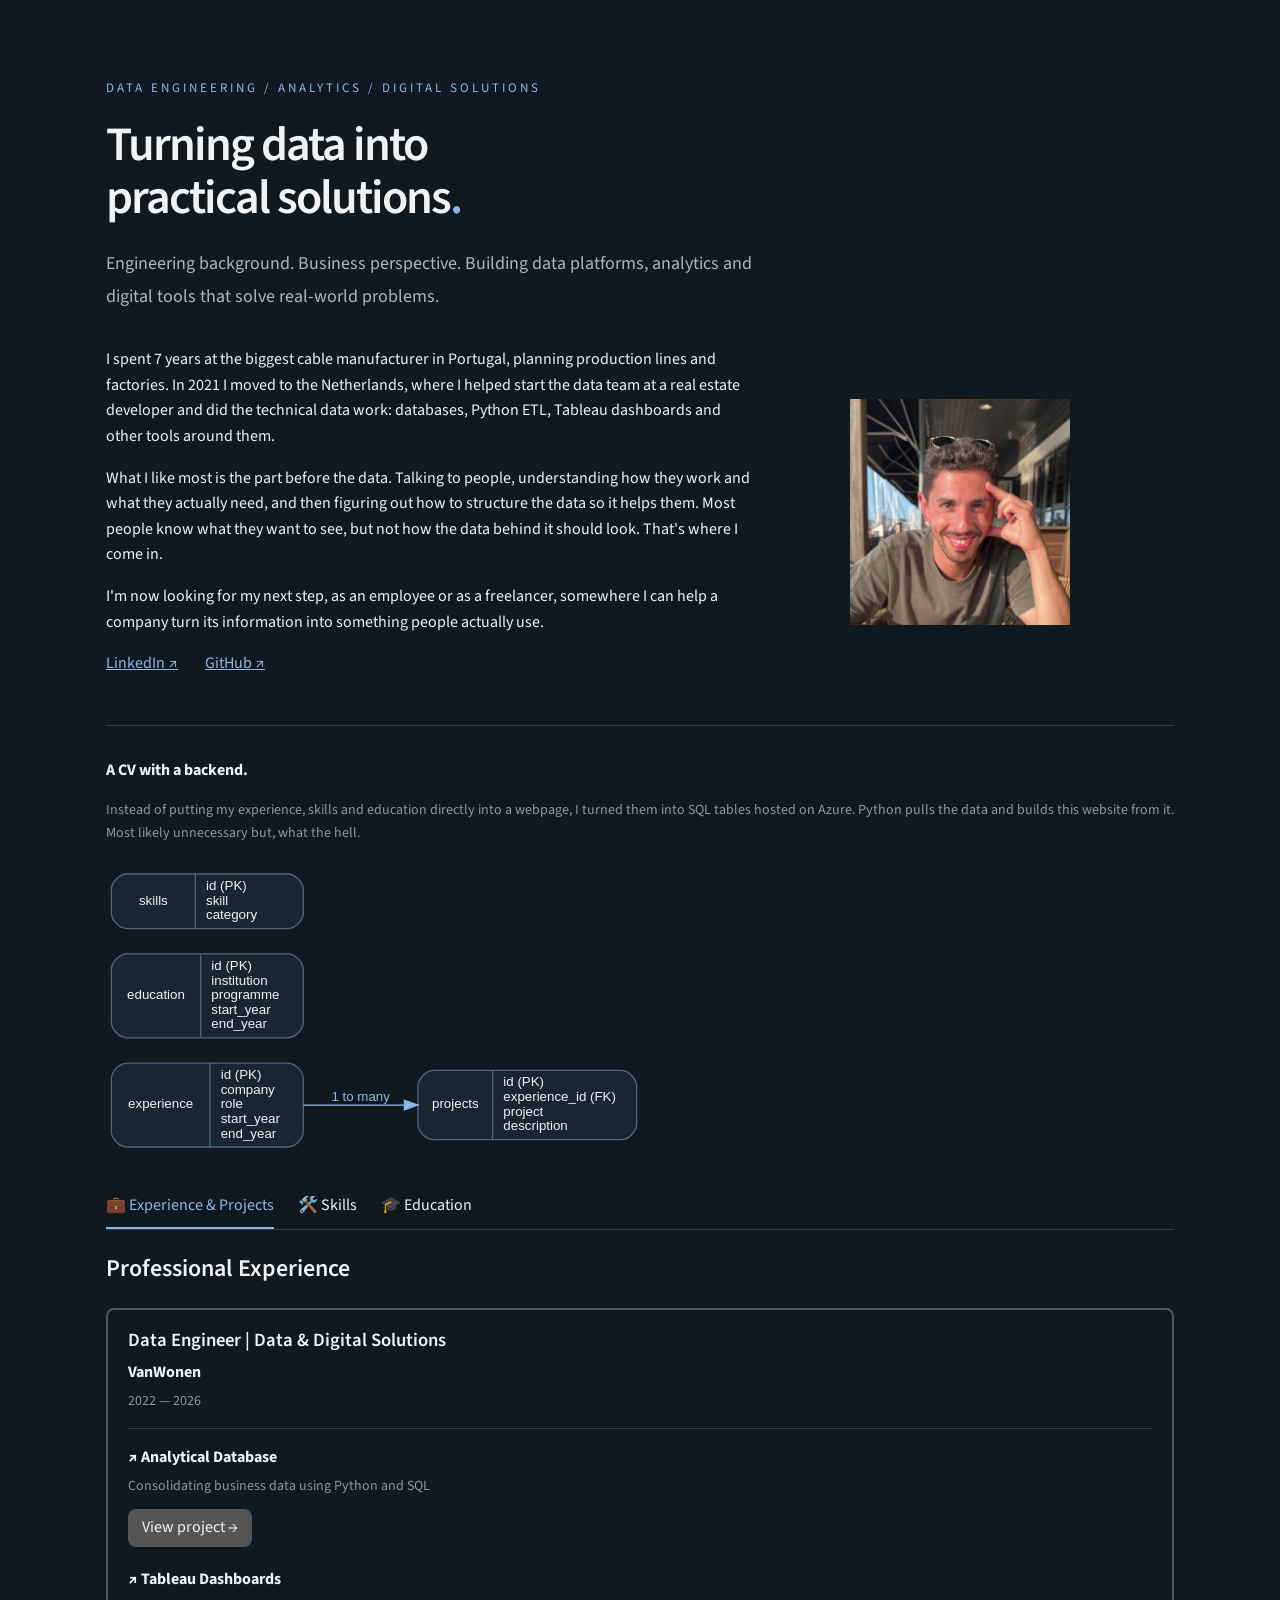
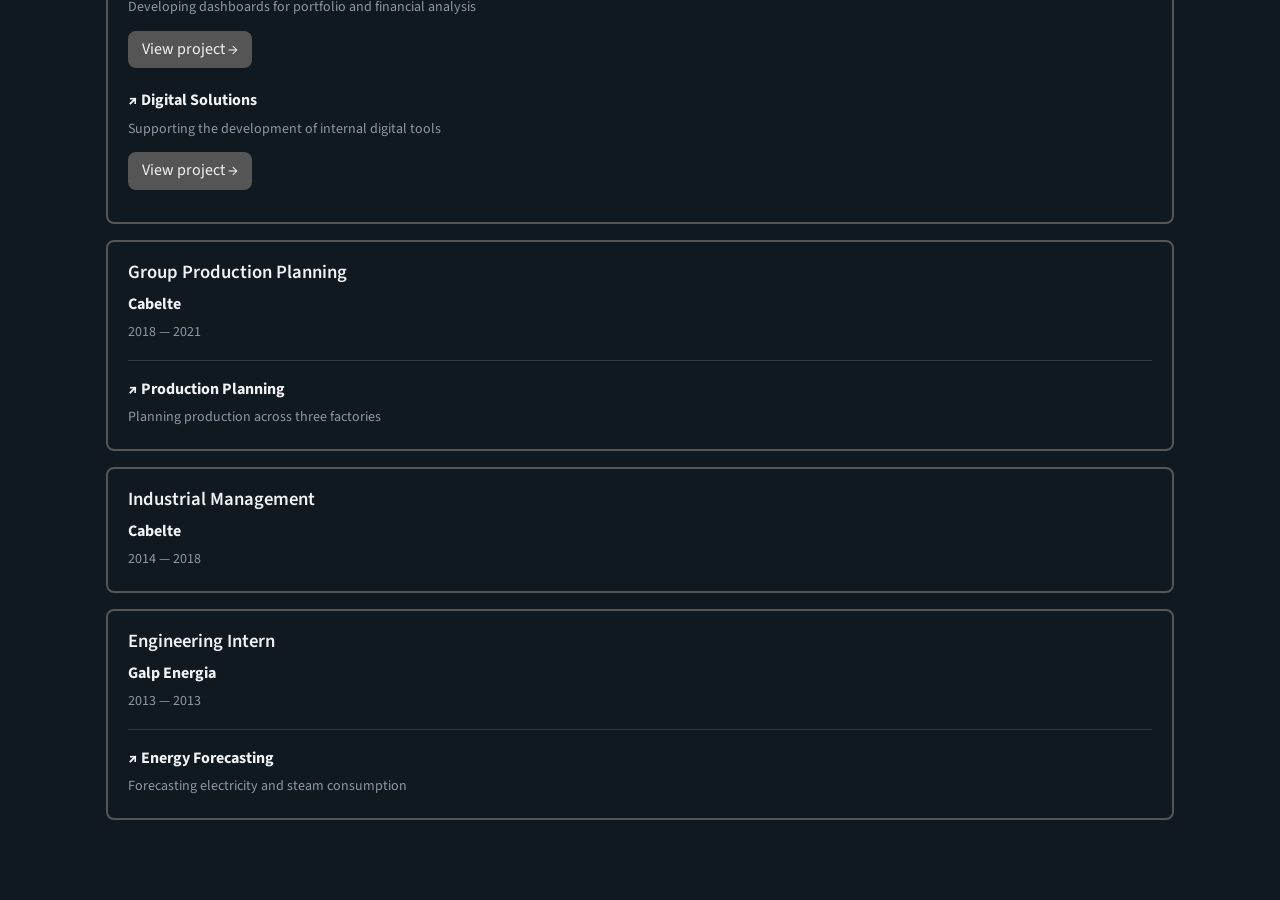
<file: docs/index.html>
<!doctype html>
<html lang="en">
<head>
    <meta charset="utf-8">
    <meta name="viewport" content="width=device-width, initial-scale=1">
    <title>Duarte Neves</title>
    <link rel="stylesheet" href="style.css">
</head>
<body>
    <main class="page">
        

<section class="hero">
    <p class="eyebrow">DATA ENGINEERING / ANALYTICS / DIGITAL SOLUTIONS</p>

    <h1>
        Turning data into<br>
        practical solutions<span class="accent">.</span>
    </h1>

    <p class="lead">
        Engineering background. Business perspective.
        Building data platforms, analytics and digital tools
        that solve real-world problems.
    </p>
</section>

<section class="about">
    <div class="about-text">
        <p>
            I spent 7 years at the biggest cable manufacturer in Portugal, planning
            production lines and factories. In 2021 I moved to the Netherlands,
            where I helped start the data team at a real estate developer and
            did the technical data work: databases, Python ETL, Tableau
            dashboards and other tools around them.
        </p>

        <p>
            What I like most is the part before the data. Talking to people,
            understanding how they work and what they actually need, and then
            figuring out how to structure the data so it helps them. Most people
            know what they want to see, but not how the data behind it should
            look. That's where I come in.
        </p>

        <p>
            I'm now looking for my next step, as an employee or as a freelancer,
            somewhere I can help a company turn its information into something
            people actually use.
        </p>

        <p class="links">
            <a href="https://www.linkedin.com/in/duarteneves">LinkedIn ↗</a>
            <a href="https://github.com/nevesdme/career-cv">GitHub ↗</a>
        </p>
    </div>

    <img class="photo" src="images/IMG_2520.jpg" alt="Photo of Duarte Neves">
</section>

<hr>

<section class="backend">
    <p><strong>A CV with a backend.</strong></p>

    <p class="caption">
        Instead of putting my experience, skills and education directly into a
        webpage, I turned them into SQL tables hosted on Azure. Python pulls the
        data and builds this website from it. Most likely unnecessary but, what
        the hell.
    </p>

    <img class="schema" src="schema.svg" alt="Diagram of the four database tables: experience, projects, education and skills">
</section>

<section id="tabs" class="tabs">
    <div class="tab-buttons">
        <button class="tab-button active" data-tab="experience">💼 Experience & Projects</button>
        <button class="tab-button" data-tab="skills">🛠️ Skills</button>
        <button class="tab-button" data-tab="education">🎓 Education</button>
    </div>

    <div class="tab-panel active" id="experience">
        <h2>Professional Experience</h2>

        
        <div class="box">
            <h3>Data Engineer | Data &amp; Digital Solutions</h3>
            <p><strong>VanWonen</strong></p>
            <p class="caption">2022 — 2026</p>

            
            <hr>
            
            <p><strong>↗ Analytical Database</strong></p>
            <p class="caption">Consolidating business data using Python and SQL</p>
            
            <a class="button" href="analytical_database.html">View project →</a>
            
            
            <p><strong>↗ Tableau Dashboards</strong></p>
            <p class="caption">Developing dashboards for portfolio and financial analysis</p>
            
            <a class="button" href="tableau_dashboards.html">View project →</a>
            
            
            <p><strong>↗ Digital Solutions</strong></p>
            <p class="caption">Supporting the development of internal digital tools</p>
            
            <a class="button" href="techportal.html">View project →</a>
            
            
            
        </div>
        
        <div class="box">
            <h3>Group Production Planning</h3>
            <p><strong>Cabelte</strong></p>
            <p class="caption">2018 — 2021</p>

            
            <hr>
            
            <p><strong>↗ Production Planning</strong></p>
            <p class="caption">Planning production across three factories</p>
            
            
            
        </div>
        
        <div class="box">
            <h3>Industrial Management</h3>
            <p><strong>Cabelte</strong></p>
            <p class="caption">2014 — 2018</p>

            
        </div>
        
        <div class="box">
            <h3>Engineering Intern</h3>
            <p><strong>Galp Energia</strong></p>
            <p class="caption">2013 — 2013</p>

            
            <hr>
            
            <p><strong>↗ Energy Forecasting</strong></p>
            <p class="caption">Forecasting electricity and steam consumption</p>
            
            
            
        </div>
        
    </div>

    <div class="tab-panel" id="skills">
        <h2>Skills</h2>

        
        <h3>Business</h3>
        <p>Business Analysis · Requirements gathering · Real estate business cases · Budget vs actual cost analysis · Working with external software companies</p>
        
        <h3>Business Intelligence</h3>
        <p>Tableau · Dashboard design · Data visualisation</p>
        
        <h3>Data Engineering</h3>
        <p>ETL · Data Modelling · API Integration · Data warehousing · ERP integration (Microsoft Business Central) · Automated data updates (scheduled scripts) · Data cleaning and transformation</p>
        
        <h3>Databases</h3>
        <p>SQL · MySQL · PostgreSQL · Microsoft SQL Server · Azure SQL</p>
        
        <h3>Geospatial</h3>
        <p>PostGIS &amp; Spatial Data · GIS · Map dashboards in Tableau</p>
        
        <h3>Operations</h3>
        <p>Production Planning · Industrial management · Forecasting</p>
        
        <h3>Programming</h3>
        <p>Python · Git</p>
        
    </div>

    <div class="tab-panel" id="education">
        <h2>Education</h2>

        
        <div class="box">
            <h3>Porto Business School</h3>
            <p><strong>Postgraduate in Business Intelligence &amp; Data Analytics</strong></p>
            <p class="caption">2021 – 2022</p>
        </div>
        
        <div class="box">
            <h3>University of Porto (FEUP)</h3>
            <p><strong>Master&#39;s, Electrical and Computer Engineering</strong></p>
            <p class="caption">2008 – 2013</p>
        </div>
        
    </div>
</section>

<script>
    // Show the clicked tab and hide the others
    document.querySelectorAll(".tab-button").forEach((button) => {
        button.addEventListener("click", () => {
            document.querySelectorAll(".tab-button, .tab-panel").forEach((el) => {
                el.classList.remove("active");
            });
            button.classList.add("active");
            document.getElementById(button.dataset.tab).classList.add("active");
        });
    });
</script>


    </main>
</body>
</html>
</file>
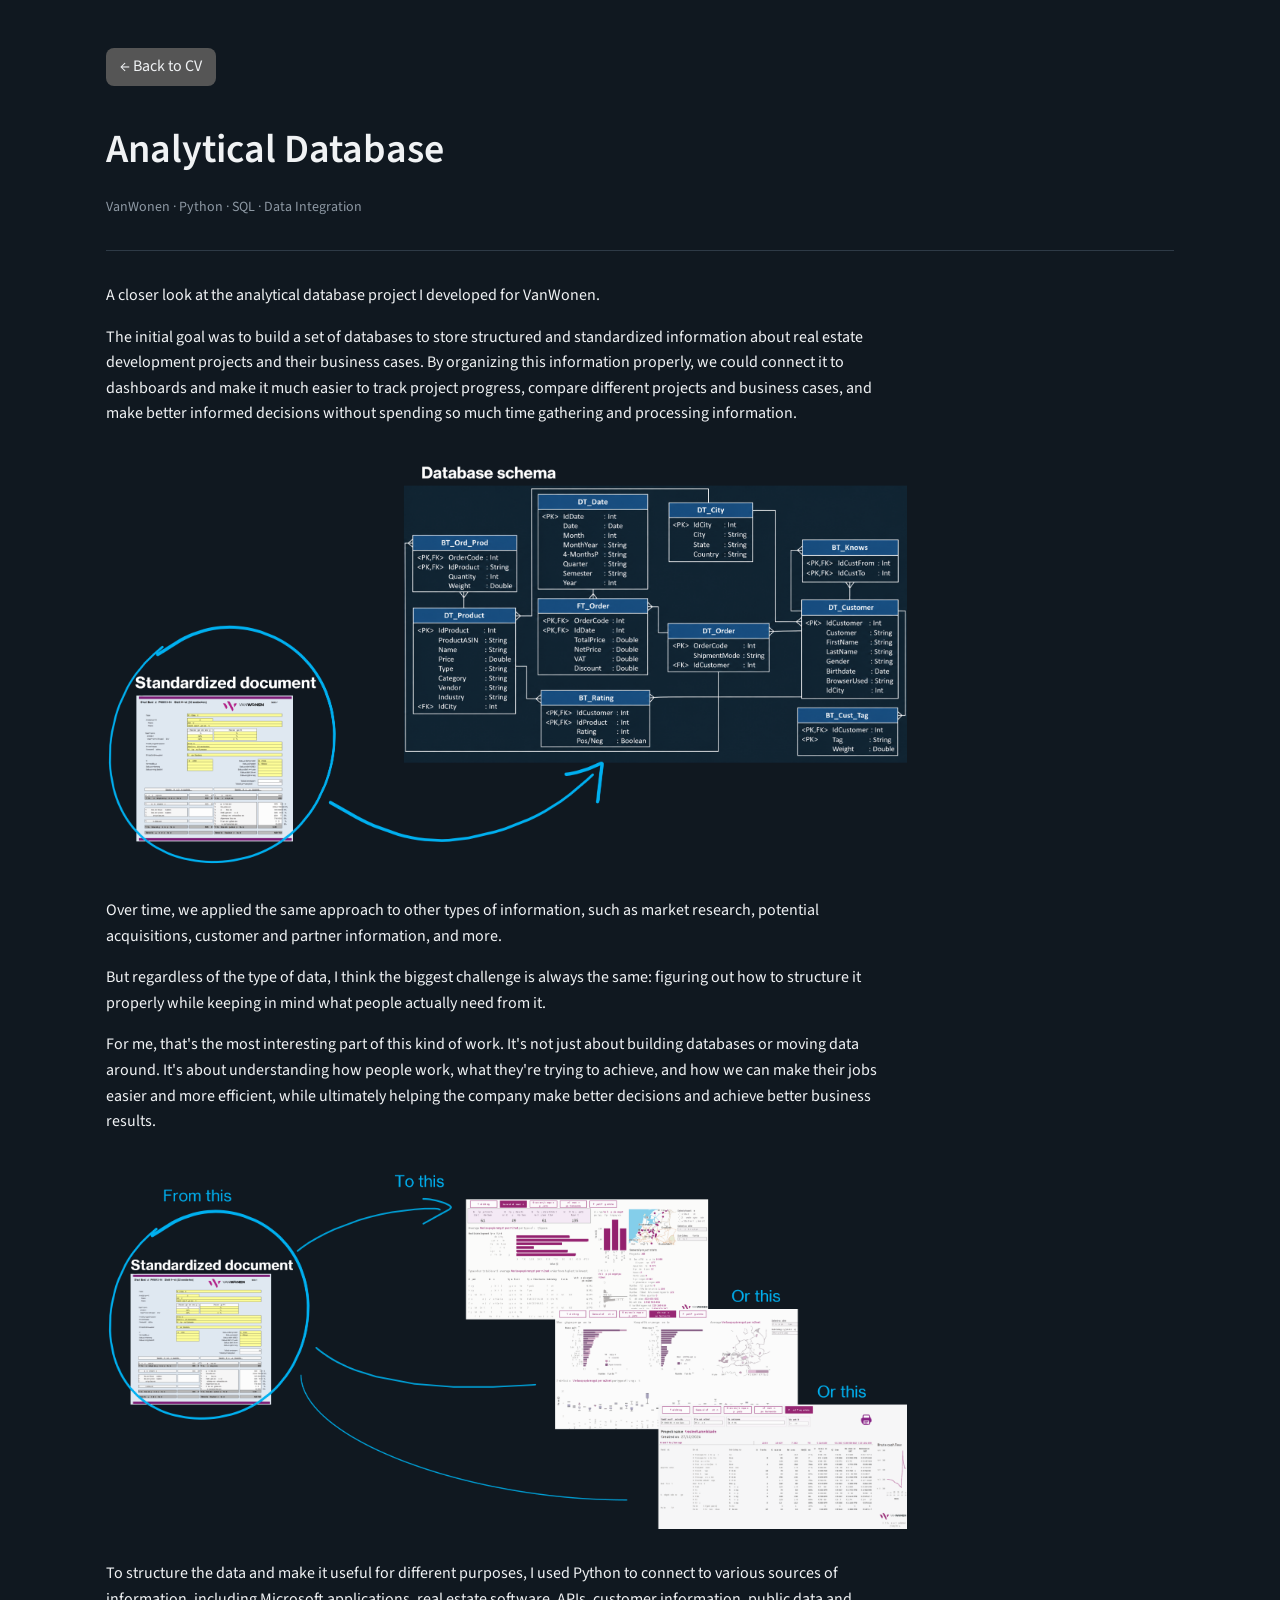
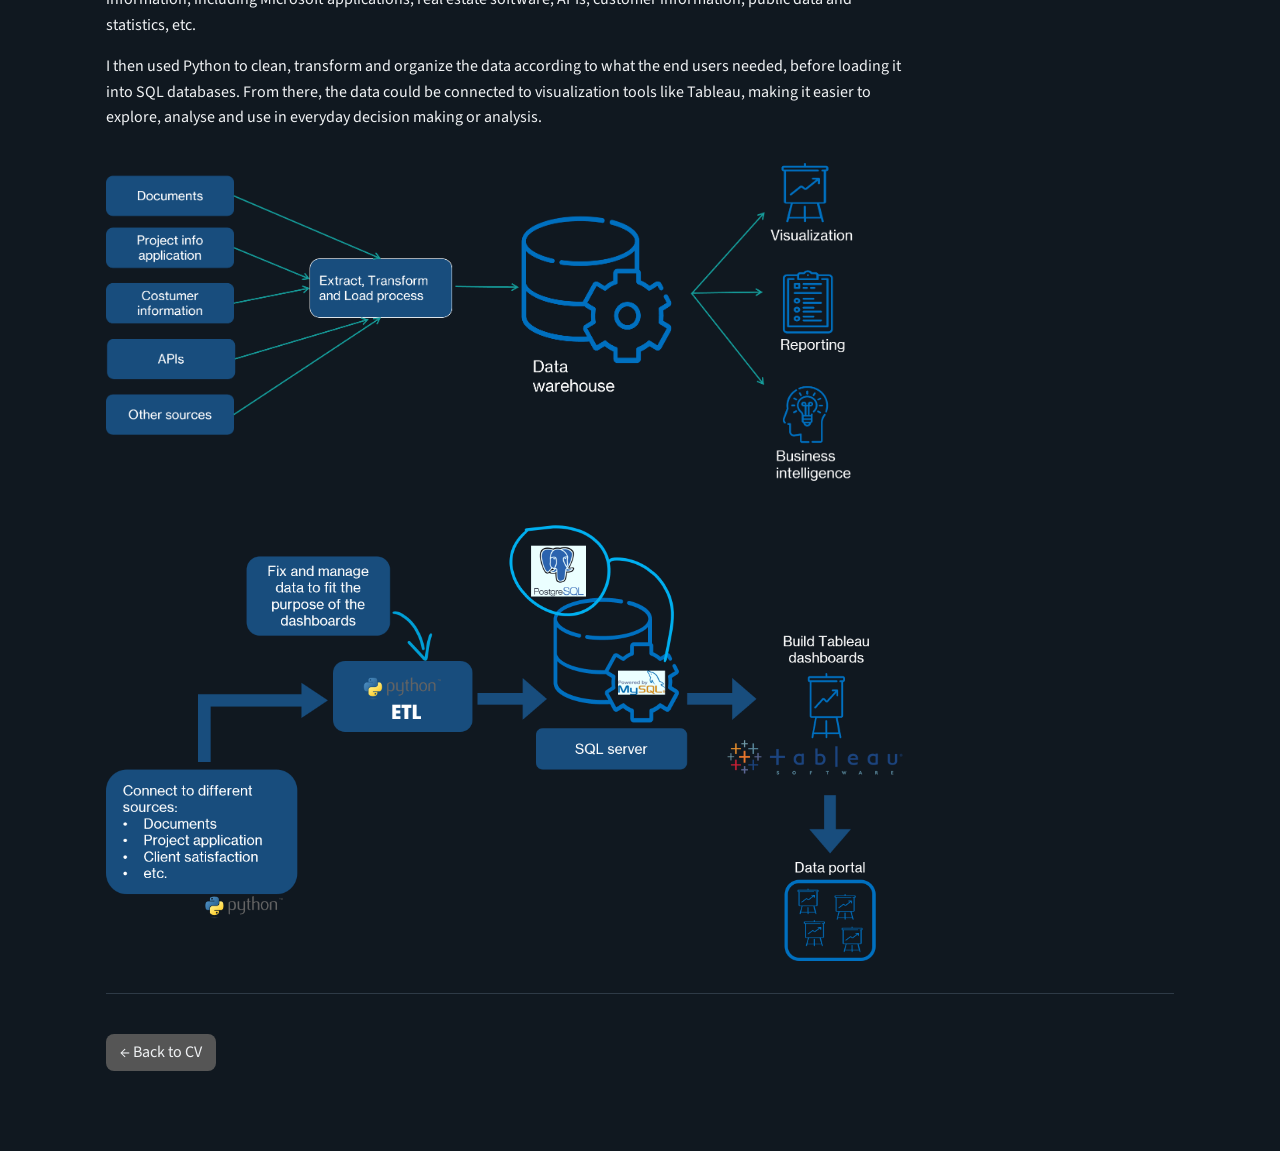
<file: docs/analytical_database.html>
<!doctype html>
<html lang="en">
<head>
    <meta charset="utf-8">
    <meta name="viewport" content="width=device-width, initial-scale=1">
    <title>Analytical Database</title>
    <link rel="stylesheet" href="style.css">
</head>
<body>
    <main class="page">
        

<a class="button back" href="index.html#tabs">← Back to CV</a>

<h1 class="project-title">Analytical Database</h1>
<p class="caption">VanWonen · Python · SQL · Data Integration</p>

<hr>

<div class="project-text">
    

<p>A closer look at the analytical database project I developed for VanWonen.</p>

<p>
    The initial goal was to build a set of databases to store structured
    and standardized information about real estate development projects
    and their business cases. By organizing this information properly,
    we could connect it to dashboards and make it much easier to track
    project progress, compare different projects and business cases, and
    make better informed decisions without spending so much time gathering
    and processing information.
</p>

<img class="project-image" src="images/analytical_databases_pic/Picture2.png" alt="">

<p>
    Over time, we applied the same approach to other types of information,
    such as market research, potential acquisitions, customer and partner
    information, and more.
</p>

<p>
    But regardless of the type of data, I think the biggest challenge is
    always the same: figuring out how to structure it properly while
    keeping in mind what people actually need from it.
</p>

<p>
    For me, that's the most interesting part of this kind of work. It's not
    just about building databases or moving data around. It's about
    understanding how people work, what they're trying to achieve, and how
    we can make their jobs easier and more efficient, while ultimately
    helping the company make better decisions and achieve better business
    results.
</p>

<img class="project-image" src="images/analytical_databases_pic/Picture1.png" alt="">

<p>
    To structure the data and make it useful for different purposes, I used
    Python to connect to various sources of information, including Microsoft
    applications, real estate software, APIs, customer information, public
    data and statistics, etc.
</p>

<p>
    I then used Python to clean, transform and organize the data according
    to what the end users needed, before loading it into SQL databases. From
    there, the data could be connected to visualization tools like Tableau,
    making it easier to explore, analyse and use in everyday decision making
    or analysis.
</p>

<img class="project-image" src="images/analytical_databases_pic/Picture3.png" alt="">

<img class="project-image" src="images/analytical_databases_pic/Picture4.png" alt="">


</div>

<hr>

<a class="button" href="index.html#tabs">← Back to CV</a>


    </main>
</body>
</html>
</file>
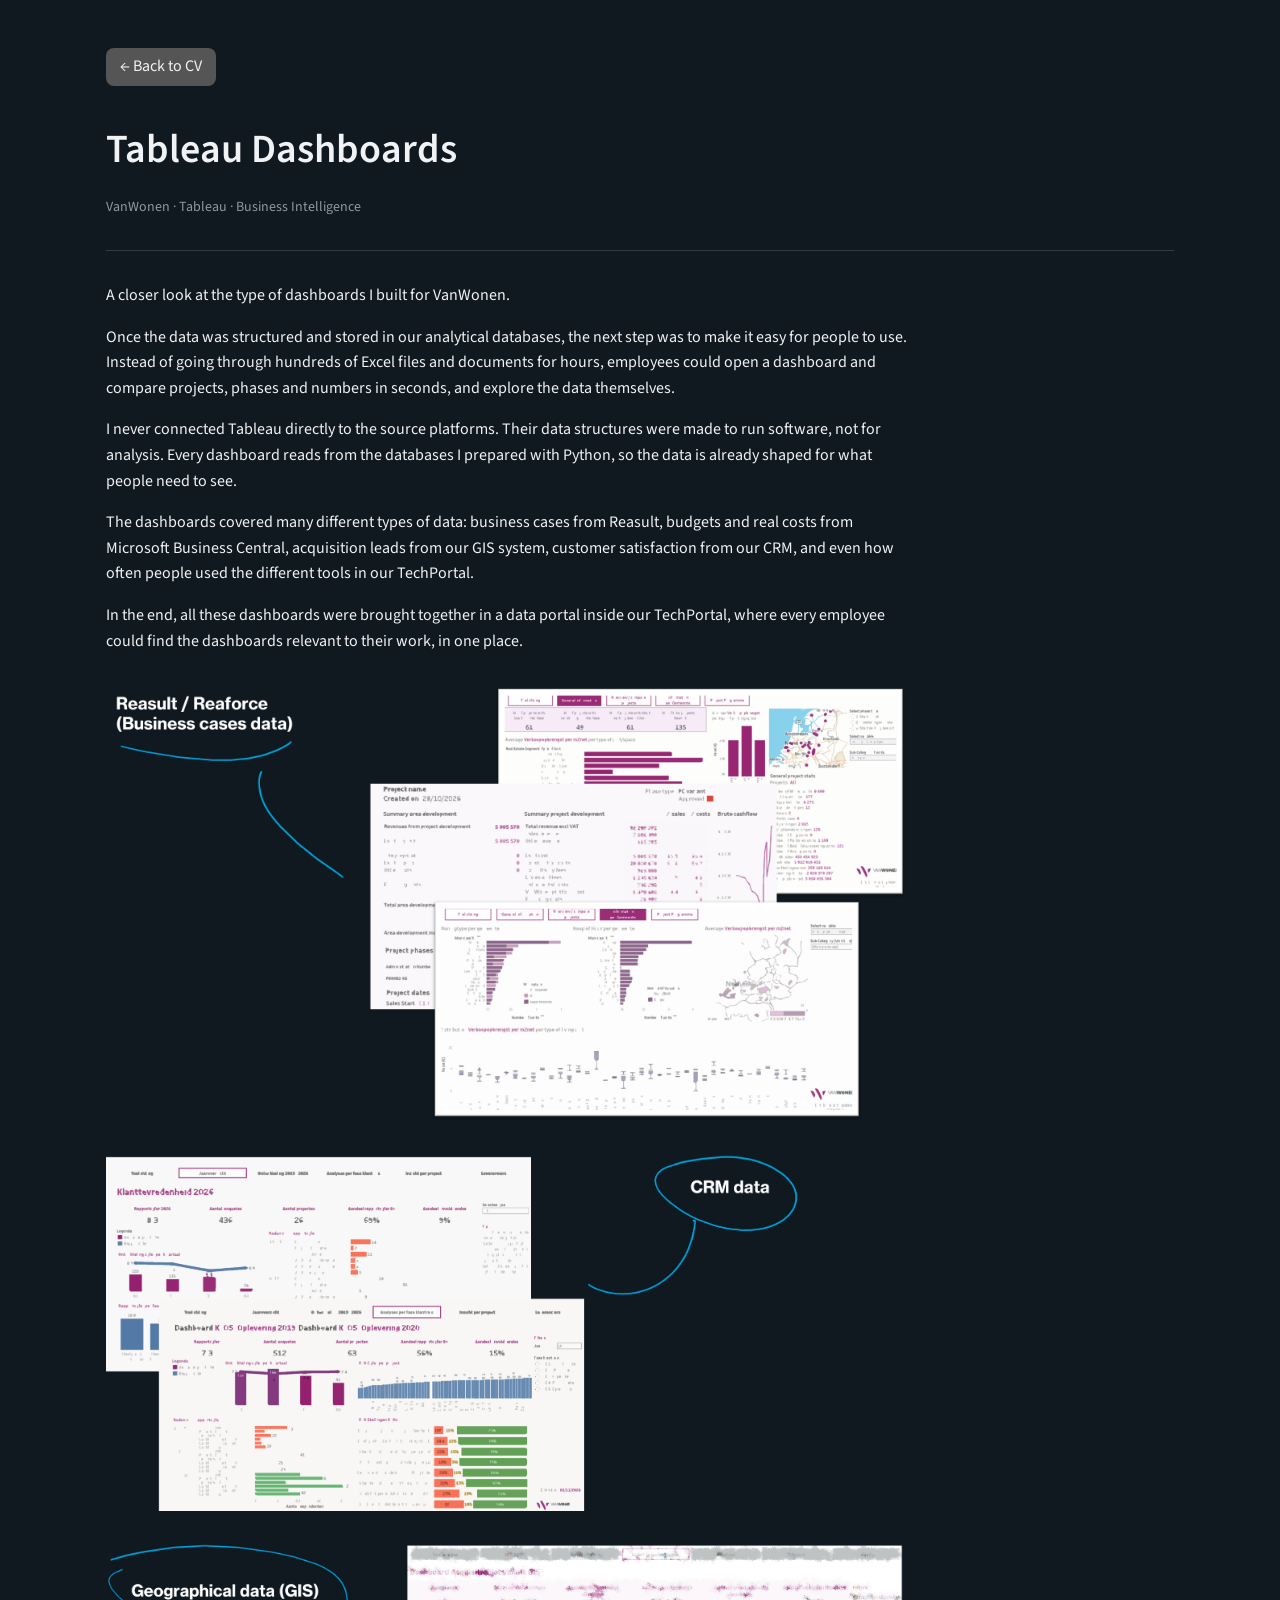
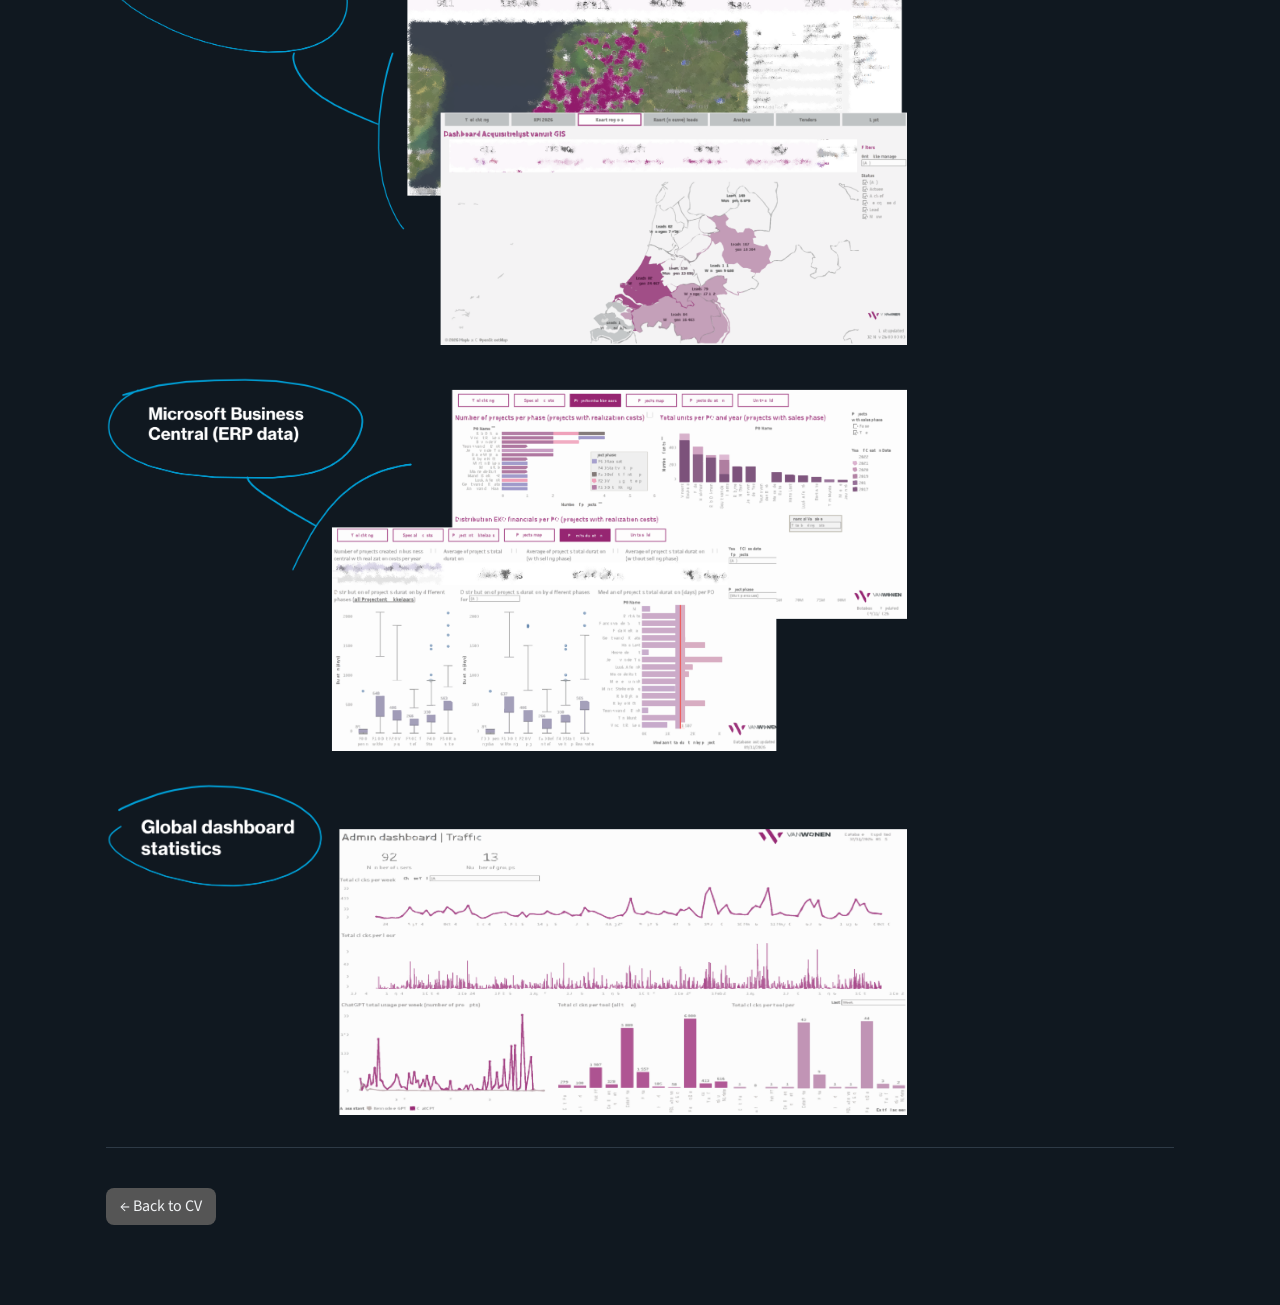
<file: docs/tableau_dashboards.html>
<!doctype html>
<html lang="en">
<head>
    <meta charset="utf-8">
    <meta name="viewport" content="width=device-width, initial-scale=1">
    <title>Tableau Dashboards</title>
    <link rel="stylesheet" href="style.css">
</head>
<body>
    <main class="page">
        

<a class="button back" href="index.html#tabs">← Back to CV</a>

<h1 class="project-title">Tableau Dashboards</h1>
<p class="caption">VanWonen · Tableau · Business Intelligence</p>

<hr>

<div class="project-text">
    

<p>A closer look at the type of dashboards I built for VanWonen.</p>

<p>
    Once the data was structured and stored in our analytical databases,
    the next step was to make it easy for people to use. Instead of going
    through hundreds of Excel files and documents for hours, employees
    could open a dashboard and compare projects, phases and numbers in
    seconds, and explore the data themselves.
</p>

<p>
    I never connected Tableau directly to the source platforms. Their data
    structures were made to run software, not for analysis. Every dashboard
    reads from the databases I prepared with Python, so the data is already
    shaped for what people need to see.
</p>

<p>
    The dashboards covered many different types of data: business cases
    from Reasult, budgets and real costs from Microsoft Business Central,
    acquisition leads from our GIS system, customer satisfaction from our
    CRM, and even how often people used the different tools in our
    TechPortal.
</p>

<p>
    In the end, all these dashboards were brought together in a data portal
    inside our TechPortal, where every employee could find the dashboards
    relevant to their work, in one place.
</p>


<img class="project-image" src="images/tableau_dashboard_pics/Picture1.png" alt="">

<img class="project-image" src="images/tableau_dashboard_pics/Picture2.png" alt="">

<img class="project-image" src="images/tableau_dashboard_pics/Picture3.png" alt="">

<img class="project-image" src="images/tableau_dashboard_pics/Picture4.png" alt="">

<img class="project-image" src="images/tableau_dashboard_pics/Picture5.png" alt="">



</div>

<hr>

<a class="button" href="index.html#tabs">← Back to CV</a>


    </main>
</body>
</html>
</file>
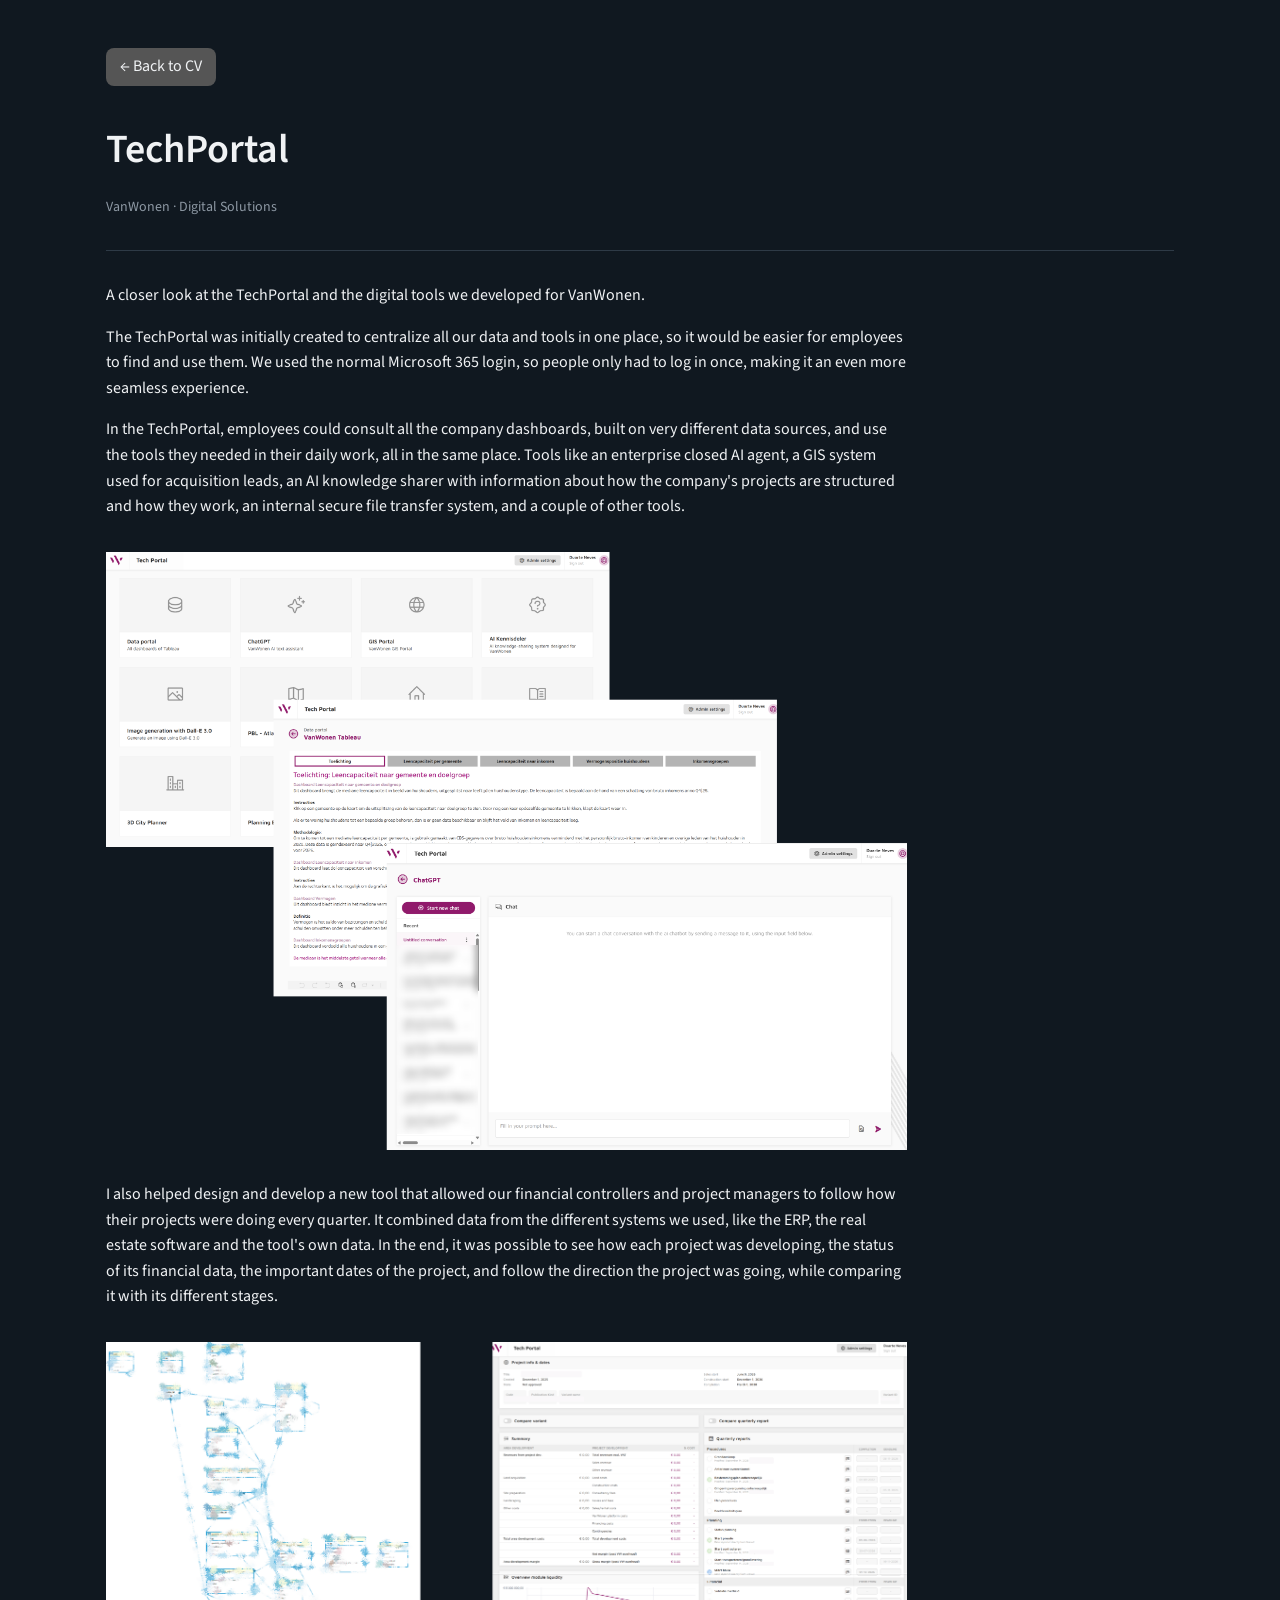
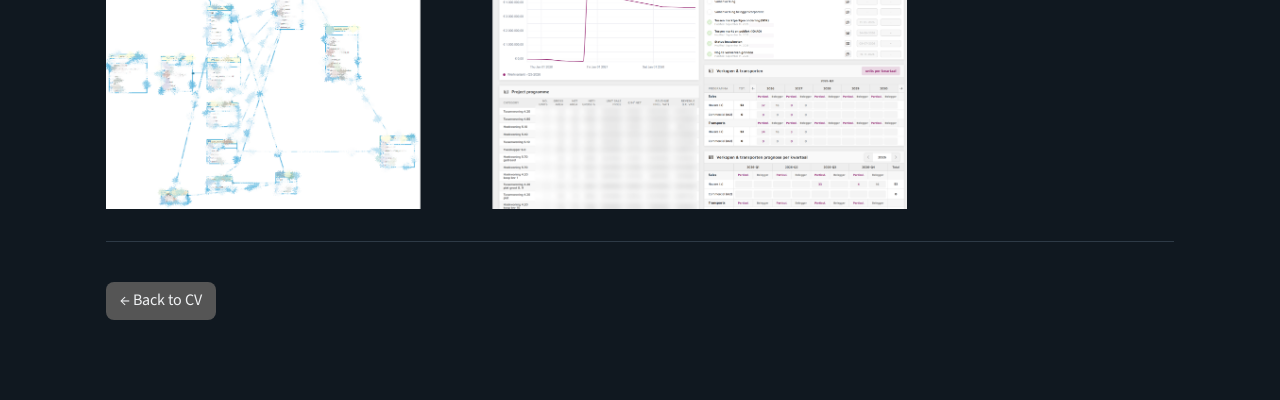
<file: docs/techportal.html>
<!doctype html>
<html lang="en">
<head>
    <meta charset="utf-8">
    <meta name="viewport" content="width=device-width, initial-scale=1">
    <title>TechPortal</title>
    <link rel="stylesheet" href="style.css">
</head>
<body>
    <main class="page">
        

<a class="button back" href="index.html#tabs">← Back to CV</a>

<h1 class="project-title">TechPortal</h1>
<p class="caption">VanWonen · Digital Solutions</p>

<hr>

<div class="project-text">
    

<p>
    A closer look at the TechPortal and the digital tools we developed
    for VanWonen.
</p>

<p>
    The TechPortal was initially created to centralize all our data and
    tools in one place, so it would be easier for employees to find and
    use them. We used the normal Microsoft 365 login, so people only had
    to log in once, making it an even more seamless experience.
</p>

<p>
    In the TechPortal, employees could consult all the company dashboards,
    built on very different data sources, and use the tools they needed in
    their daily work, all in the same place. Tools like an enterprise
    closed AI agent, a GIS system used for acquisition leads, an AI
    knowledge sharer with information about how the company's projects are
    structured and how they work, an internal secure file transfer system,
    and a couple of other tools.
</p>

<img class="project-image" src="images/techportal_pic/Picture1.png" alt="">

<p>
    I also helped design and develop a new tool that allowed our financial
    controllers and project managers to follow how their projects were
    doing every quarter. It combined data from the different systems we
    used, like the ERP, the real estate software and the tool's own data.
    In the end, it was possible to see how each project was developing,
    the status of its financial data, the important dates of the project,
    and follow the direction the project was going, while comparing it
    with its different stages.
</p>

<img class="project-image" src="images/techportal_pic/Picture2.png" alt="">


</div>

<hr>

<a class="button" href="index.html#tabs">← Back to CV</a>


    </main>
</body>
</html>
</file>
<file: docs/style.css>
/* Same font as Streamlit */
@import url("https://fonts.googleapis.com/css2?family=Source+Sans+3:wght@400;600&display=swap");

/* Colours, taken from .streamlit/config.toml */
:root {
    --background: #101820;
    --text: #F0F2F4;
    --muted: #AAB7C4;
    --caption: #8D98A3;
    --accent: #8BB8E8;
    --grey: #555555;
    --grey-hover: #666666;
    --line: #2E3A46;
}

* {
    box-sizing: border-box;
}

body {
    margin: 0;
    background: var(--background);
    color: var(--text);
    font-family: "Source Sans 3", sans-serif;
    font-size: 16px;
    line-height: 1.6;
}

.page {
    max-width: 1100px;
    margin: 0 auto;
    padding: 0 16px 64px;
}

a {
    color: var(--accent);
}

hr {
    border: none;
    border-top: 1px solid var(--line);
    margin: 32px 0;
}

h1, h2, h3 {
    font-weight: 600;
}

.caption {
    color: var(--caption);
    font-size: 14px;
}

/* Hero */

.hero {
    padding-top: 65px;
}

.eyebrow {
    color: var(--accent);
    font-size: 13px;
    letter-spacing: 3px;
    margin-bottom: 20px;
}

.hero h1 {
    font-size: clamp(32px, 4vw, 48px);
    letter-spacing: -2px;
    line-height: 1.1;
    margin: 0 0 24px;
}

.accent {
    color: var(--accent);
}

.lead {
    color: var(--muted);
    font-size: 18px;
    line-height: 1.8;
    max-width: 650px;
}

/* About me: text on the left, photo on the right */

.about {
    display: grid;
    grid-template-columns: 2fr 1fr;
    gap: 96px;
    align-items: center;
}

.links a {
    margin-right: 24px;
}

.photo {
    width: 220px;
    max-width: 100%;
}

/* On phones, put the photo under the text */
@media (max-width: 700px) {
    .about {
        grid-template-columns: 1fr;
        gap: 16px;
    }
}

/* A CV with a backend */

.backend {
    margin-bottom: 32px;
}

.schema {
    display: block;
    max-width: 100%;
    margin: 24px 0 0;
}

/* Tabs */

.tab-buttons {
    display: flex;
    flex-wrap: wrap;
    gap: 24px;
    border-bottom: 1px solid var(--line);
}

.tab-button {
    background: none;
    border: none;
    border-bottom: 2px solid transparent;
    color: var(--text);
    font: inherit;
    padding: 8px 0;
    cursor: pointer;
}

.tab-button.active {
    border-bottom-color: var(--accent);
    color: var(--accent);
}

.tab-panel {
    display: none;
}

.tab-panel.active {
    display: block;
}

/* Boxes for experience and education */

.box {
    border: 2px solid var(--grey);
    border-radius: 8px;
    padding: 16px 20px;
    margin-bottom: 16px;
}

.box h3 {
    margin: 0 0 4px;
}

.box p {
    margin: 4px 0;
}

.box hr {
    margin: 16px 0;
}

/* Grey buttons */

.button {
    display: inline-block;
    background: var(--grey);
    color: var(--text);
    text-decoration: none;
    border-radius: 8px;
    padding: 6px 14px;
    margin: 8px 0 16px;
}

.button:hover {
    background: var(--grey-hover);
}

/* Project pages */

.back {
    margin-top: 48px;
}

.project-title {
    font-size: 40px;
    margin: 16px 0 0;
}

/* Text uses about 3/4 of the width, like st.columns([3, 1]) */
.project-text {
    max-width: 75%;
}

.project-image {
    display: block;
    width: 1050px;
    max-width: 100%;
    margin: 32px 0;
}

/* On phones, use the full width */
@media (max-width: 700px) {
    .project-text {
        max-width: 100%;
    }
}
</file>
